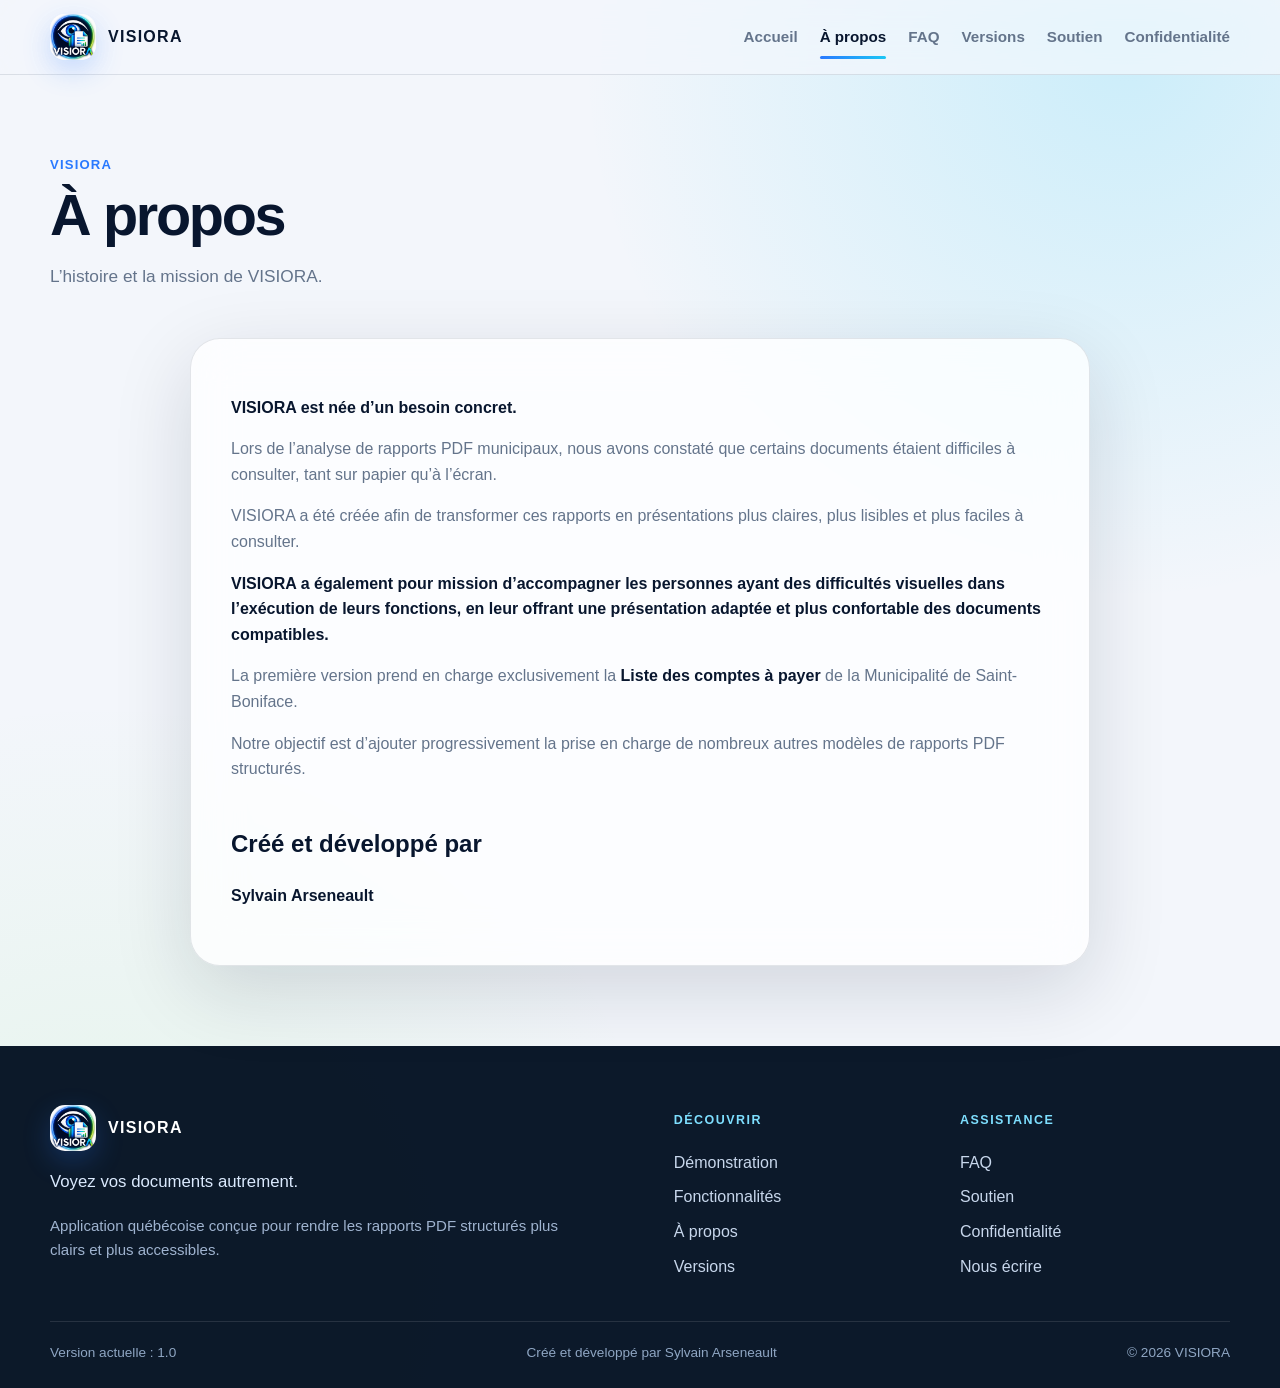
<file: about.html>
<!doctype html><html lang="fr-CA"><head>
<meta charset="utf-8"><meta name="viewport" content="width=device-width,initial-scale=1">
<meta name="description" content="L’histoire et la mission de VISIORA."><meta name="theme-color" content="#07162e">
<meta property="og:type" content="website"><meta property="og:locale" content="fr_CA">
<meta property="og:title" content="À propos — VISIORA"><meta property="og:description" content="L’histoire et la mission de VISIORA.">
<meta property="og:image" content="assets/images/visiora-interface.jpg">
<meta name="twitter:card" content="summary_large_image">
<title>À propos — VISIORA</title><link rel="stylesheet" href="assets/css/style.css">
<link rel="icon" href="assets/images/favicon-32.png" type="image/png"><link rel="apple-touch-icon" href="assets/images/apple-touch-icon.png">
<link rel="manifest" href="site.webmanifest"><script src="assets/js/main.js" defer></script></head><body>
<a class="skip-link" href="#contenu">Aller au contenu</a><header class="site-header">
  <div class="container nav">
    <a class="brand" href="index.html" aria-label="Accueil VISIORA">
      <img src="assets/images/visiora-icon.jpg" alt="" width="46" height="46">
      <span>VISIORA</span>
    </a>
    <button class="menu-toggle" type="button" aria-expanded="false" aria-controls="navigation-principale">
      <span class="sr-only">Ouvrir le menu</span><span></span><span></span><span></span>
    </button>
    <nav id="navigation-principale" class="nav-links" aria-label="Navigation principale">
      <a href="index.html">Accueil</a><a href="about.html" aria-current="page">À propos</a><a href="faq.html">FAQ</a>
      <a href="versions.html">Versions</a><a href="support.html">Soutien</a><a href="privacy.html">Confidentialité</a>
    </nav>
  </div>
</header><main id="contenu" class="container"><section class="page-hero reveal"><span class="kicker">VISIORA</span><h1>À propos</h1><p>L’histoire et la mission de VISIORA.</p></section><section class="prose glass reveal"><p><strong>VISIORA est née d’un besoin concret.</strong></p><p>Lors de l’analyse de rapports PDF municipaux, nous avons constaté que certains documents étaient difficiles à consulter, tant sur papier qu’à l’écran.</p><p>VISIORA a été créée afin de transformer ces rapports en présentations plus claires, plus lisibles et plus faciles à consulter.</p><p><strong>VISIORA a également pour mission d’accompagner les personnes ayant des difficultés visuelles dans l’exécution de leurs fonctions, en leur offrant une présentation adaptée et plus confortable des documents compatibles.</strong></p><p>La première version prend en charge exclusivement la <strong>Liste des comptes à payer</strong> de la Municipalité de Saint-Boniface.</p><p>Notre objectif est d’ajouter progressivement la prise en charge de nombreux autres modèles de rapports PDF structurés.</p><h2>Créé et développé par</h2><p><strong>Sylvain Arseneault</strong></p></section></main><footer class="site-footer">
  <div class="container footer-main">
    <div class="footer-brand-block">
      <a class="brand" href="index.html" aria-label="Accueil VISIORA">
        <img src="assets/images/visiora-icon.jpg" alt="" width="46" height="46">
        <span>VISIORA</span>
      </a>
      <p>Voyez vos documents autrement.</p>
      <p class="footer-meta">Application québécoise conçue pour rendre les rapports PDF structurés plus clairs et plus accessibles.</p>
    </div>
    <div class="footer-column">
      <h2>Découvrir</h2>
      <a href="index.html#demonstration">Démonstration</a>
      <a href="index.html#fonctions">Fonctionnalités</a>
      <a href="about.html" aria-current="page">À propos</a>
      <a href="versions.html">Versions</a>
    </div>
    <div class="footer-column">
      <h2>Assistance</h2>
      <a href="faq.html">FAQ</a>
      <a href="support.html">Soutien</a>
      <a href="privacy.html">Confidentialité</a>
      <a href="mailto:sylvain.arseneault@gmail.com">Nous écrire</a>
    </div>
  </div>
  <div class="container footer-bottom">
    <span>Version actuelle : 1.0</span>
    <span>Créé et développé par Sylvain Arseneault</span>
    <span>© 2026 VISIORA</span>
  </div>
</footer></body></html>
</file>
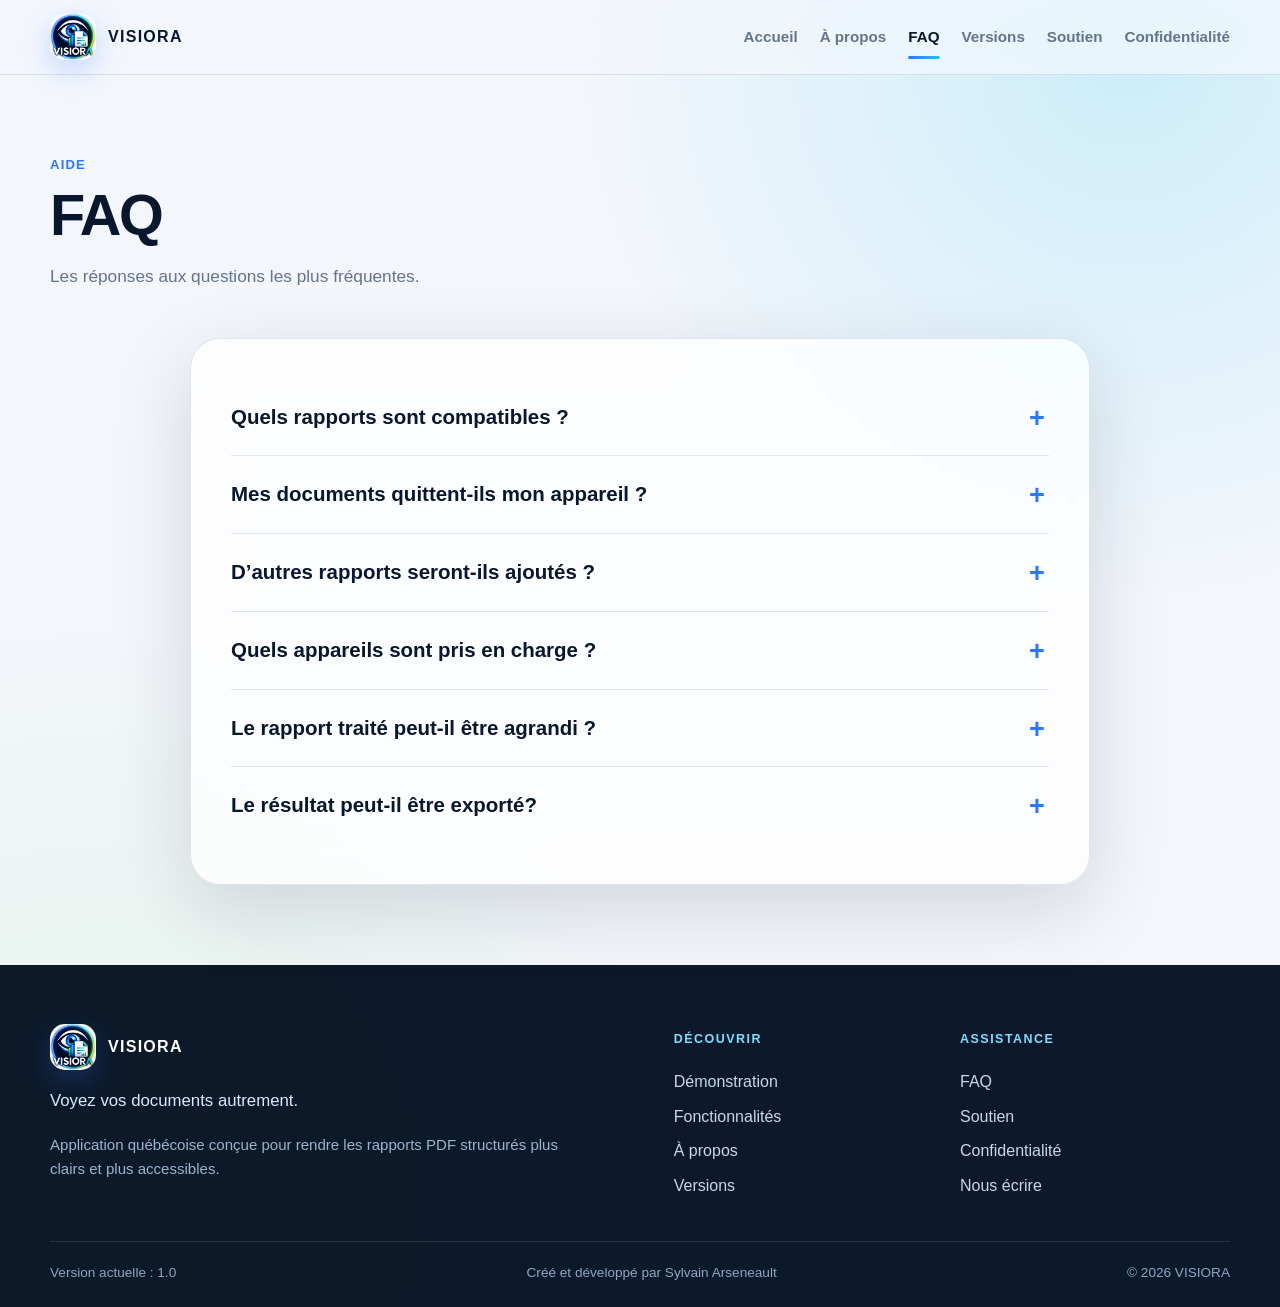
<file: faq.html>
<!doctype html><html lang="fr-CA"><head>
<meta charset="utf-8"><meta name="viewport" content="width=device-width,initial-scale=1">
<meta name="description" content="Réponses aux questions fréquentes sur VISIORA."><meta name="theme-color" content="#07162e">
<meta property="og:type" content="website"><meta property="og:locale" content="fr_CA">
<meta property="og:title" content="FAQ — VISIORA"><meta property="og:description" content="Réponses aux questions fréquentes sur VISIORA.">
<meta property="og:image" content="assets/images/visiora-interface.jpg">
<meta name="twitter:card" content="summary_large_image">
<title>FAQ — VISIORA</title><link rel="stylesheet" href="assets/css/style.css">
<link rel="icon" href="assets/images/favicon-32.png" type="image/png"><link rel="apple-touch-icon" href="assets/images/apple-touch-icon.png">
<link rel="manifest" href="site.webmanifest"><script src="assets/js/main.js" defer></script></head><body>
<a class="skip-link" href="#contenu">Aller au contenu</a><header class="site-header">
  <div class="container nav">
    <a class="brand" href="index.html" aria-label="Accueil VISIORA">
      <img src="assets/images/visiora-icon.jpg" alt="" width="46" height="46">
      <span>VISIORA</span>
    </a>
    <button class="menu-toggle" type="button" aria-expanded="false" aria-controls="navigation-principale">
      <span class="sr-only">Ouvrir le menu</span><span></span><span></span><span></span>
    </button>
    <nav id="navigation-principale" class="nav-links" aria-label="Navigation principale">
      <a href="index.html">Accueil</a><a href="about.html">À propos</a><a href="faq.html" aria-current="page">FAQ</a>
      <a href="versions.html">Versions</a><a href="support.html">Soutien</a><a href="privacy.html">Confidentialité</a>
    </nav>
  </div>
</header><main id="contenu" class="container"><section class="page-hero reveal"><span class="kicker">Aide</span><h1>FAQ</h1><p>Les réponses aux questions les plus fréquentes.</p></section><section class="prose glass reveal"><details class="faq-item"><summary>Quels rapports sont compatibles&nbsp;?</summary><div class="faq-answer"><p>La version actuelle prend uniquement en charge la Liste des comptes à payer de la Municipalité de Saint-Boniface.</p></div></details><details class="faq-item"><summary>Mes documents quittent-ils mon appareil&nbsp;?</summary><div class="faq-answer"><p>Non. Les traitements sont réalisés localement sur l’appareil.</p></div></details><details class="faq-item"><summary>D’autres rapports seront-ils ajoutés&nbsp;?</summary><div class="faq-answer"><p>Oui. La compatibilité pourra être étendue progressivement à d’autres modèles structurés.</p></div></details><details class="faq-item"><summary>Quels appareils sont pris en charge&nbsp;?</summary><div class="faq-answer"><p>VISIORA est conçue pour iPhone, iPad et Mac.</p></div></details><details class="faq-item"><summary>Le rapport traité peut-il être agrandi&nbsp;?</summary><div class="faq-answer"><p>Oui. La vue plein écran demeure zoomable afin de faciliter l’examen des détails.</p></div></details><details class="faq-item"><summary>Le résultat peut-il être exporté?</summary><div class="faq-answer"><p>Oui. Une fois le rapport traité, le résultat final peut être exporté en fichier PDF ou Excel.</p></div></details></section></main><footer class="site-footer">
  <div class="container footer-main">
    <div class="footer-brand-block">
      <a class="brand" href="index.html" aria-label="Accueil VISIORA">
        <img src="assets/images/visiora-icon.jpg" alt="" width="46" height="46">
        <span>VISIORA</span>
      </a>
      <p>Voyez vos documents autrement.</p>
      <p class="footer-meta">Application québécoise conçue pour rendre les rapports PDF structurés plus clairs et plus accessibles.</p>
    </div>
    <div class="footer-column">
      <h2>Découvrir</h2>
      <a href="index.html#demonstration">Démonstration</a>
      <a href="index.html#fonctions">Fonctionnalités</a>
      <a href="about.html">À propos</a>
      <a href="versions.html">Versions</a>
    </div>
    <div class="footer-column">
      <h2>Assistance</h2>
      <a href="faq.html" aria-current="page">FAQ</a>
      <a href="support.html">Soutien</a>
      <a href="privacy.html">Confidentialité</a>
      <a href="mailto:sylvain.arseneault@gmail.com">Nous écrire</a>
    </div>
  </div>
  <div class="container footer-bottom">
    <span>Version actuelle : 1.0</span>
    <span>Créé et développé par Sylvain Arseneault</span>
    <span>© 2026 VISIORA</span>
  </div>
</footer></body></html>
</file>
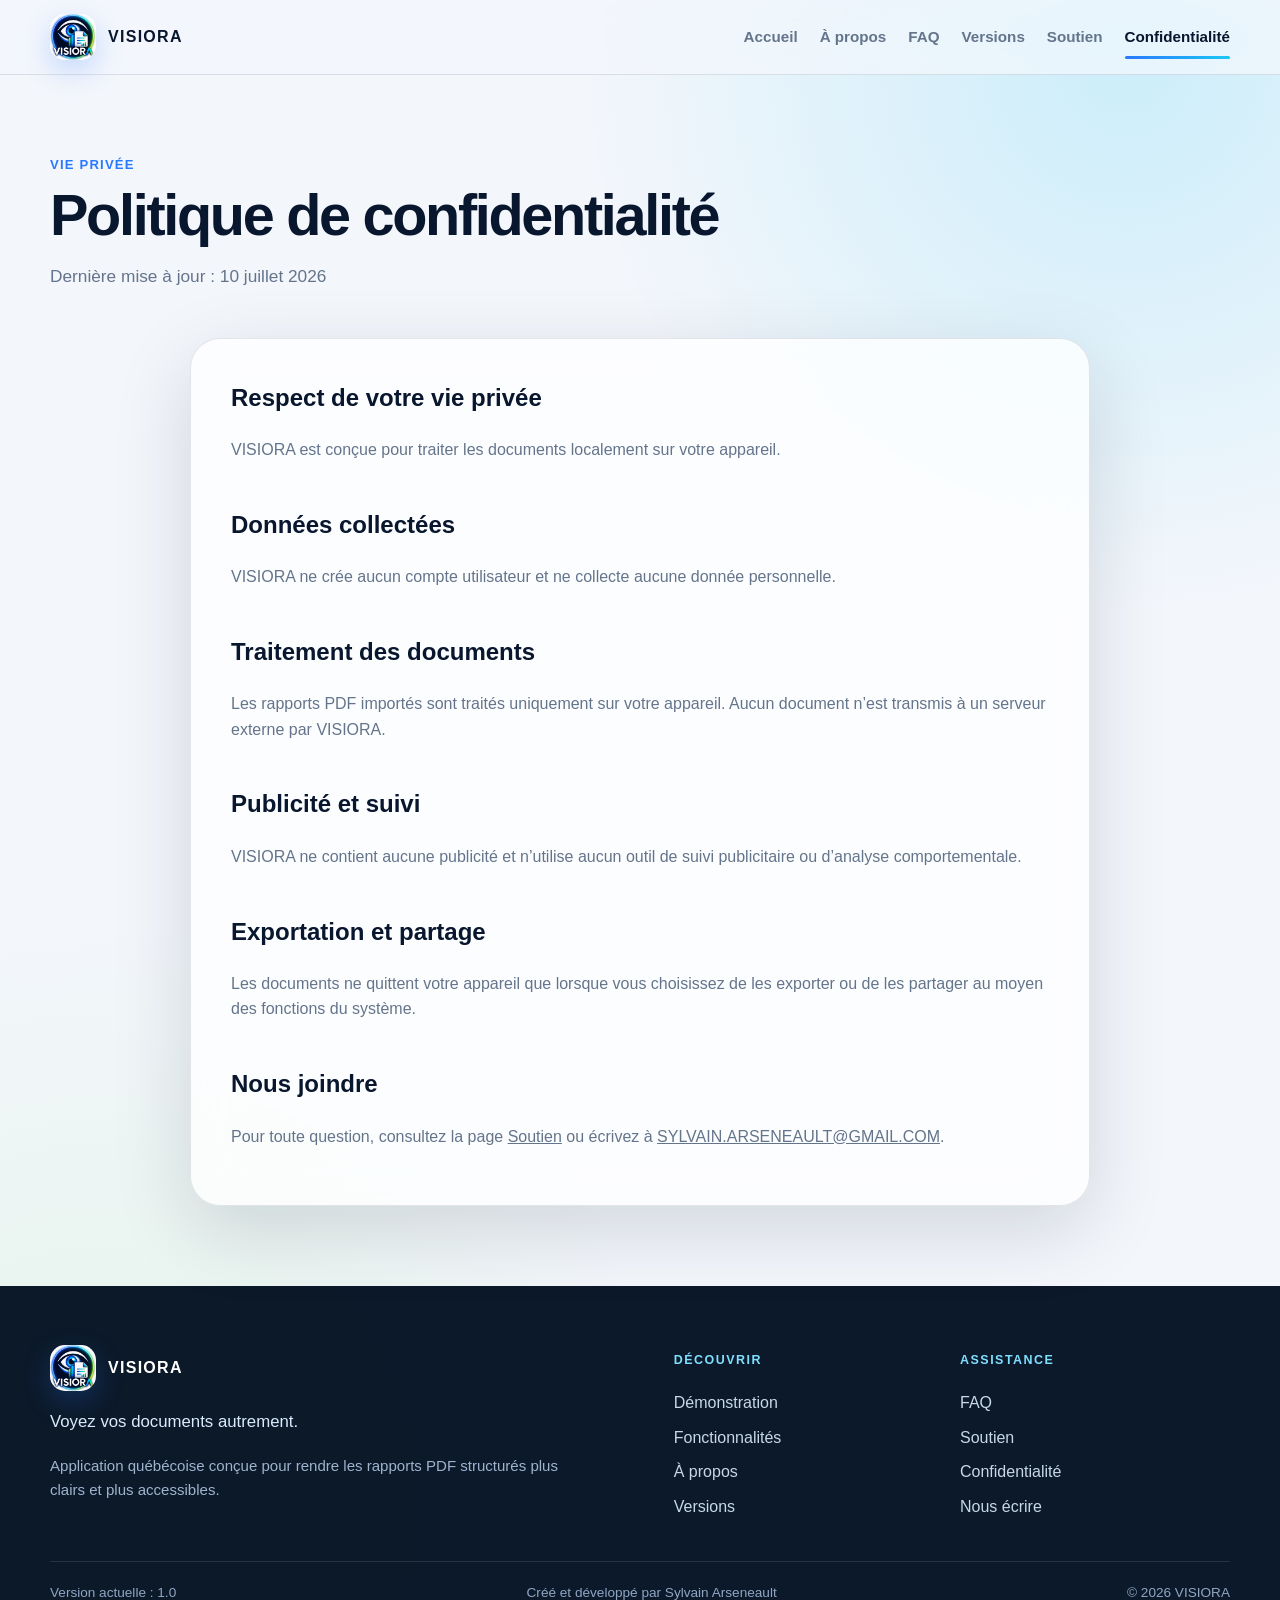
<file: privacy.html>
<!doctype html><html lang="fr-CA"><head>
<meta charset="utf-8"><meta name="viewport" content="width=device-width,initial-scale=1">
<meta name="description" content="Politique de confidentialité de VISIORA."><meta name="theme-color" content="#07162e">
<meta property="og:type" content="website"><meta property="og:locale" content="fr_CA">
<meta property="og:title" content="Confidentialité — VISIORA"><meta property="og:description" content="Politique de confidentialité de VISIORA.">
<meta property="og:image" content="assets/images/visiora-interface.jpg">
<meta name="twitter:card" content="summary_large_image">
<title>Confidentialité — VISIORA</title><link rel="stylesheet" href="assets/css/style.css">
<link rel="icon" href="assets/images/favicon-32.png" type="image/png"><link rel="apple-touch-icon" href="assets/images/apple-touch-icon.png">
<link rel="manifest" href="site.webmanifest"><script src="assets/js/main.js" defer></script></head><body>
<a class="skip-link" href="#contenu">Aller au contenu</a><header class="site-header">
  <div class="container nav">
    <a class="brand" href="index.html" aria-label="Accueil VISIORA">
      <img src="assets/images/visiora-icon.jpg" alt="" width="46" height="46">
      <span>VISIORA</span>
    </a>
    <button class="menu-toggle" type="button" aria-expanded="false" aria-controls="navigation-principale">
      <span class="sr-only">Ouvrir le menu</span><span></span><span></span><span></span>
    </button>
    <nav id="navigation-principale" class="nav-links" aria-label="Navigation principale">
      <a href="index.html">Accueil</a><a href="about.html">À propos</a><a href="faq.html">FAQ</a>
      <a href="versions.html">Versions</a><a href="support.html">Soutien</a><a href="privacy.html" aria-current="page">Confidentialité</a>
    </nav>
  </div>
</header><main id="contenu" class="container"><section class="page-hero reveal"><span class="kicker">Vie privée</span><h1>Politique de confidentialité</h1><p>Dernière mise à jour : 10 juillet 2026</p></section><section class="prose glass reveal"><h2>Respect de votre vie privée</h2><p>VISIORA est conçue pour traiter les documents localement sur votre appareil.</p><h2>Données collectées</h2><p>VISIORA ne crée aucun compte utilisateur et ne collecte aucune donnée personnelle.</p><h2>Traitement des documents</h2><p>Les rapports PDF importés sont traités uniquement sur votre appareil. Aucun document n’est transmis à un serveur externe par VISIORA.</p><h2>Publicité et suivi</h2><p>VISIORA ne contient aucune publicité et n’utilise aucun outil de suivi publicitaire ou d’analyse comportementale.</p><h2>Exportation et partage</h2><p>Les documents ne quittent votre appareil que lorsque vous choisissez de les exporter ou de les partager au moyen des fonctions du système.</p><h2>Nous joindre</h2><p>Pour toute question, consultez la page <a href="support.html">Soutien</a> ou écrivez à <a href="mailto:sylvain.arseneault@gmail.com">SYLVAIN.ARSENEAULT@GMAIL.COM</a>.</p></section></main><footer class="site-footer">
  <div class="container footer-main">
    <div class="footer-brand-block">
      <a class="brand" href="index.html" aria-label="Accueil VISIORA">
        <img src="assets/images/visiora-icon.jpg" alt="" width="46" height="46">
        <span>VISIORA</span>
      </a>
      <p>Voyez vos documents autrement.</p>
      <p class="footer-meta">Application québécoise conçue pour rendre les rapports PDF structurés plus clairs et plus accessibles.</p>
    </div>
    <div class="footer-column">
      <h2>Découvrir</h2>
      <a href="index.html#demonstration">Démonstration</a>
      <a href="index.html#fonctions">Fonctionnalités</a>
      <a href="about.html">À propos</a>
      <a href="versions.html">Versions</a>
    </div>
    <div class="footer-column">
      <h2>Assistance</h2>
      <a href="faq.html">FAQ</a>
      <a href="support.html">Soutien</a>
      <a href="privacy.html" aria-current="page">Confidentialité</a>
      <a href="mailto:sylvain.arseneault@gmail.com">Nous écrire</a>
    </div>
  </div>
  <div class="container footer-bottom">
    <span>Version actuelle : 1.0</span>
    <span>Créé et développé par Sylvain Arseneault</span>
    <span>© 2026 VISIORA</span>
  </div>
</footer></body></html>
</file>
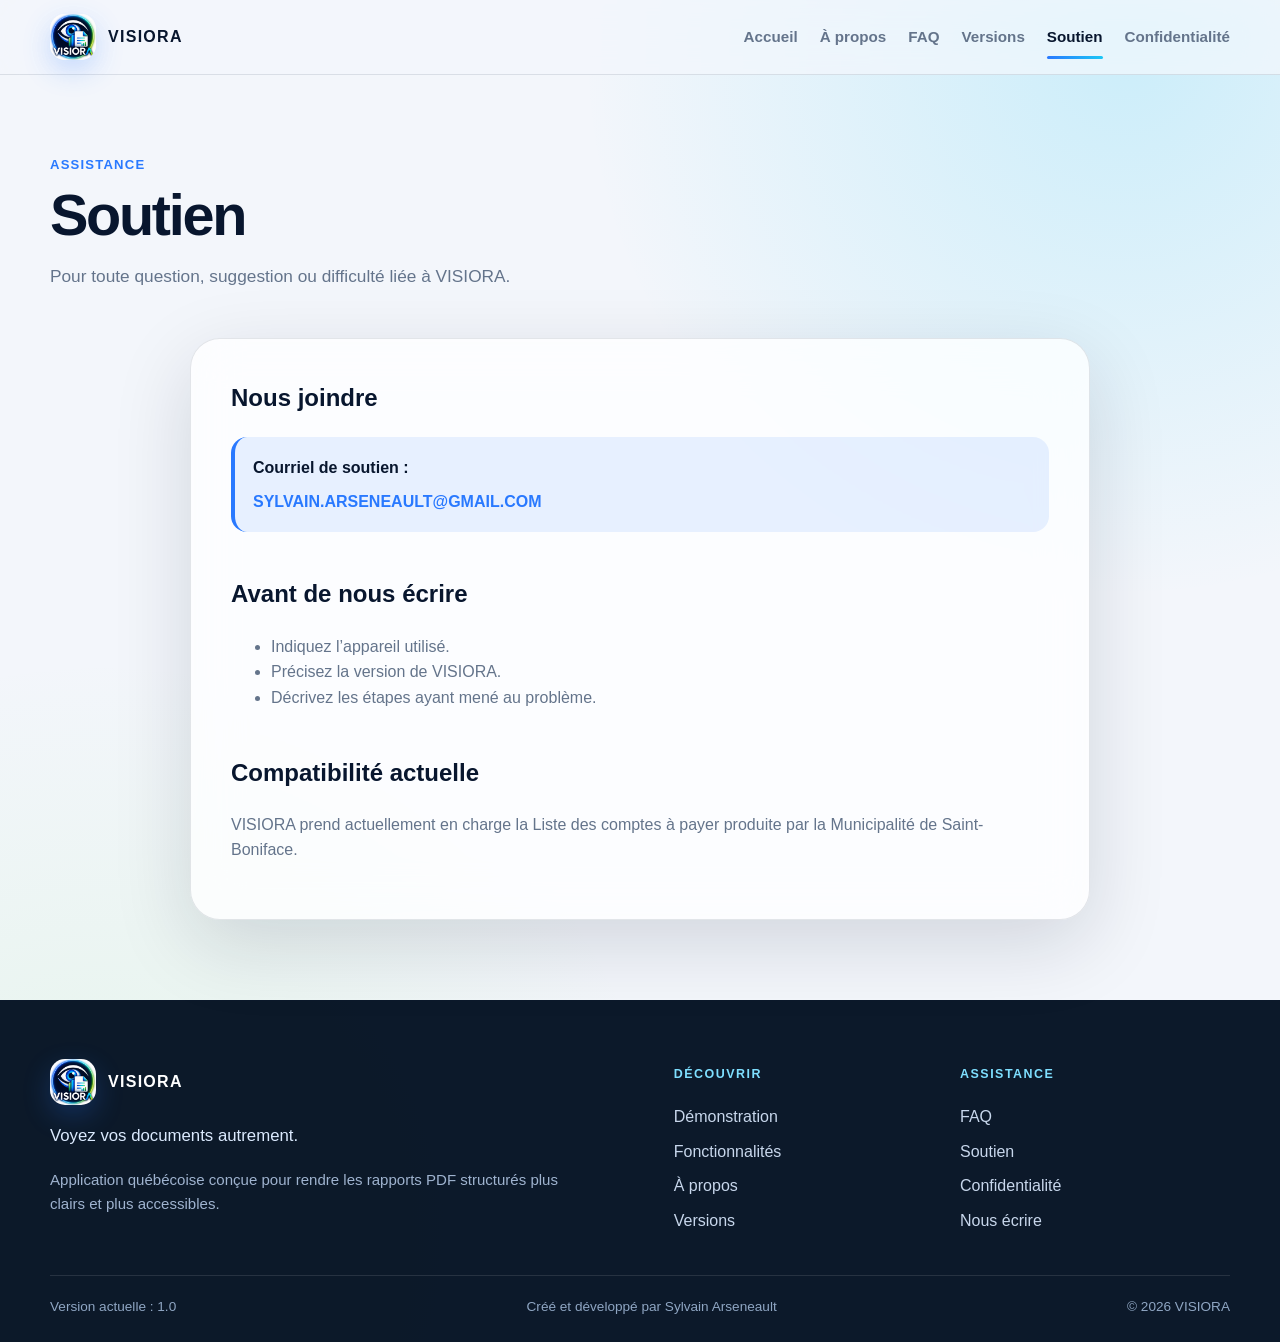
<file: support.html>
<!doctype html><html lang="fr-CA"><head>
<meta charset="utf-8"><meta name="viewport" content="width=device-width,initial-scale=1">
<meta name="description" content="Soutien et conseils d’utilisation pour VISIORA."><meta name="theme-color" content="#07162e">
<meta property="og:type" content="website"><meta property="og:locale" content="fr_CA">
<meta property="og:title" content="Soutien — VISIORA"><meta property="og:description" content="Soutien et conseils d’utilisation pour VISIORA.">
<meta property="og:image" content="assets/images/visiora-interface.jpg">
<meta name="twitter:card" content="summary_large_image">
<title>Soutien — VISIORA</title><link rel="stylesheet" href="assets/css/style.css">
<link rel="icon" href="assets/images/favicon-32.png" type="image/png"><link rel="apple-touch-icon" href="assets/images/apple-touch-icon.png">
<link rel="manifest" href="site.webmanifest"><script src="assets/js/main.js" defer></script></head><body>
<a class="skip-link" href="#contenu">Aller au contenu</a><header class="site-header">
  <div class="container nav">
    <a class="brand" href="index.html" aria-label="Accueil VISIORA">
      <img src="assets/images/visiora-icon.jpg" alt="" width="46" height="46">
      <span>VISIORA</span>
    </a>
    <button class="menu-toggle" type="button" aria-expanded="false" aria-controls="navigation-principale">
      <span class="sr-only">Ouvrir le menu</span><span></span><span></span><span></span>
    </button>
    <nav id="navigation-principale" class="nav-links" aria-label="Navigation principale">
      <a href="index.html">Accueil</a><a href="about.html">À propos</a><a href="faq.html">FAQ</a>
      <a href="versions.html">Versions</a><a href="support.html" aria-current="page">Soutien</a><a href="privacy.html">Confidentialité</a>
    </nav>
  </div>
</header><main id="contenu" class="container"><section class="page-hero reveal"><span class="kicker">Assistance</span><h1>Soutien</h1><p>Pour toute question, suggestion ou difficulté liée à VISIORA.</p></section><section class="prose glass reveal"><h2>Nous joindre</h2><p class="note"><strong>Courriel de soutien :</strong><br><a class="email-link" href="mailto:sylvain.arseneault@gmail.com">SYLVAIN.ARSENEAULT@GMAIL.COM</a></p><h2>Avant de nous écrire</h2><ul><li>Indiquez l’appareil utilisé.</li><li>Précisez la version de VISIORA.</li><li>Décrivez les étapes ayant mené au problème.</li></ul><h2>Compatibilité actuelle</h2><p>VISIORA prend actuellement en charge la Liste des comptes à payer produite par la Municipalité de Saint-Boniface.</p></section></main><footer class="site-footer">
  <div class="container footer-main">
    <div class="footer-brand-block">
      <a class="brand" href="index.html" aria-label="Accueil VISIORA">
        <img src="assets/images/visiora-icon.jpg" alt="" width="46" height="46">
        <span>VISIORA</span>
      </a>
      <p>Voyez vos documents autrement.</p>
      <p class="footer-meta">Application québécoise conçue pour rendre les rapports PDF structurés plus clairs et plus accessibles.</p>
    </div>
    <div class="footer-column">
      <h2>Découvrir</h2>
      <a href="index.html#demonstration">Démonstration</a>
      <a href="index.html#fonctions">Fonctionnalités</a>
      <a href="about.html">À propos</a>
      <a href="versions.html">Versions</a>
    </div>
    <div class="footer-column">
      <h2>Assistance</h2>
      <a href="faq.html">FAQ</a>
      <a href="support.html" aria-current="page">Soutien</a>
      <a href="privacy.html">Confidentialité</a>
      <a href="mailto:sylvain.arseneault@gmail.com">Nous écrire</a>
    </div>
  </div>
  <div class="container footer-bottom">
    <span>Version actuelle : 1.0</span>
    <span>Créé et développé par Sylvain Arseneault</span>
    <span>© 2026 VISIORA</span>
  </div>
</footer></body></html>
</file>
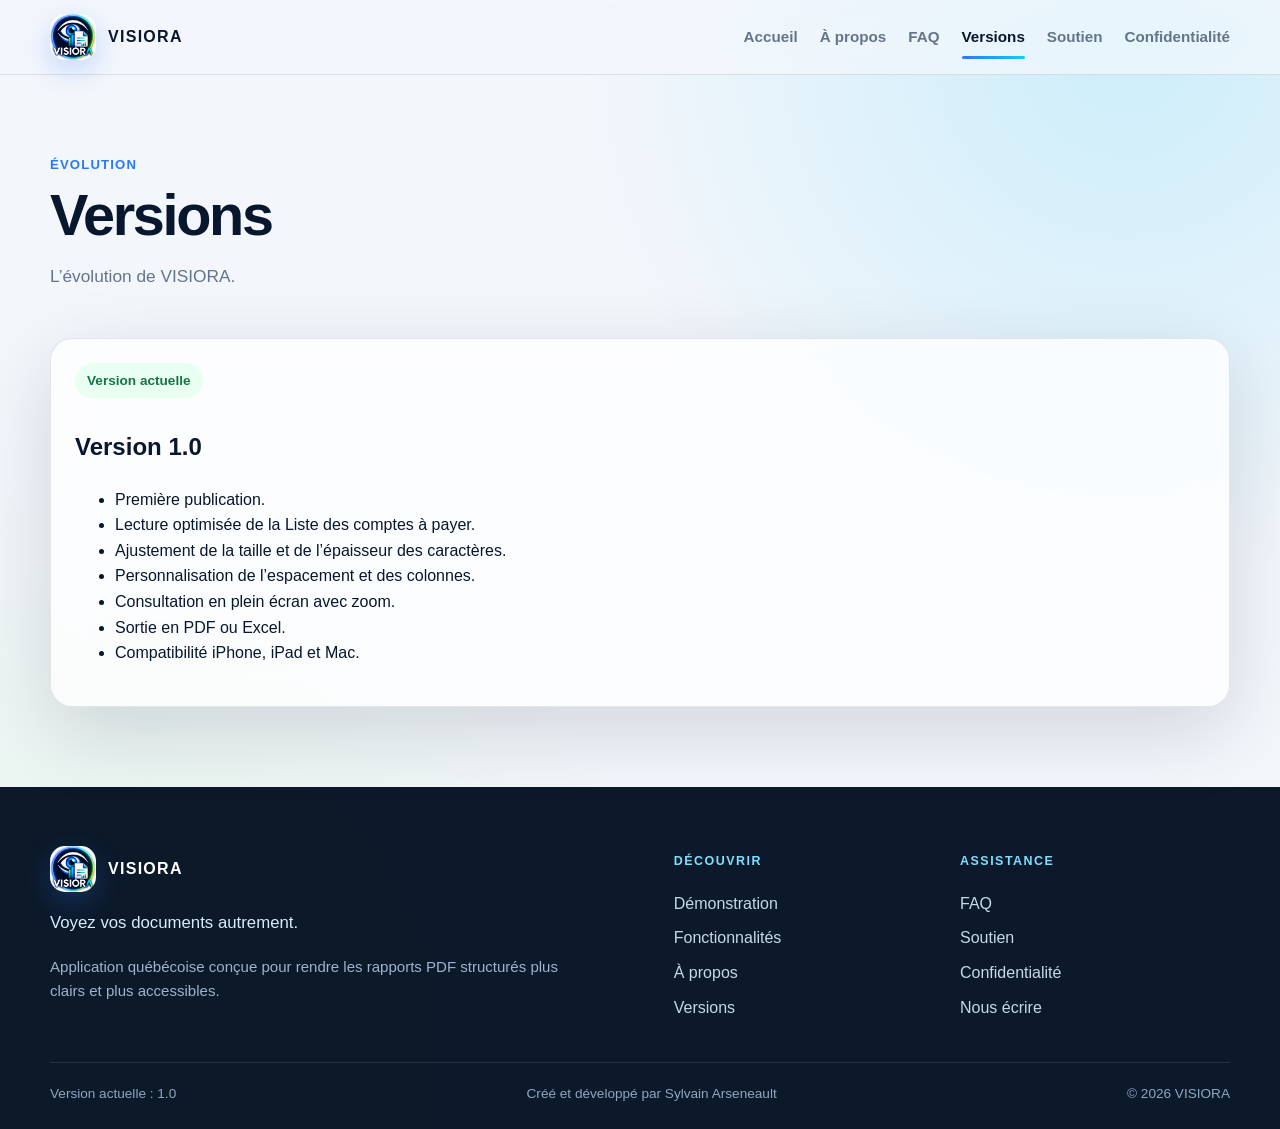
<file: versions.html>
<!doctype html><html lang="fr-CA"><head>
<meta charset="utf-8"><meta name="viewport" content="width=device-width,initial-scale=1">
<meta name="description" content="Historique des versions de VISIORA."><meta name="theme-color" content="#07162e">
<meta property="og:type" content="website"><meta property="og:locale" content="fr_CA">
<meta property="og:title" content="Versions — VISIORA"><meta property="og:description" content="Historique des versions de VISIORA.">
<meta property="og:image" content="assets/images/visiora-interface.jpg">
<meta name="twitter:card" content="summary_large_image">
<title>Versions — VISIORA</title><link rel="stylesheet" href="assets/css/style.css">
<link rel="icon" href="assets/images/favicon-32.png" type="image/png"><link rel="apple-touch-icon" href="assets/images/apple-touch-icon.png">
<link rel="manifest" href="site.webmanifest"><script src="assets/js/main.js" defer></script></head><body>
<a class="skip-link" href="#contenu">Aller au contenu</a><header class="site-header">
  <div class="container nav">
    <a class="brand" href="index.html" aria-label="Accueil VISIORA">
      <img src="assets/images/visiora-icon.jpg" alt="" width="46" height="46">
      <span>VISIORA</span>
    </a>
    <button class="menu-toggle" type="button" aria-expanded="false" aria-controls="navigation-principale">
      <span class="sr-only">Ouvrir le menu</span><span></span><span></span><span></span>
    </button>
    <nav id="navigation-principale" class="nav-links" aria-label="Navigation principale">
      <a href="index.html">Accueil</a><a href="about.html">À propos</a><a href="faq.html">FAQ</a>
      <a href="versions.html" aria-current="page">Versions</a><a href="support.html">Soutien</a><a href="privacy.html">Confidentialité</a>
    </nav>
  </div>
</header><main id="contenu" class="container"><section class="page-hero reveal"><span class="kicker">Évolution</span><h1>Versions</h1><p>L’évolution de VISIORA.</p></section><section class="timeline"><article class="timeline-item glass reveal"><span class="status ok">Version actuelle</span><h2>Version 1.0</h2><ul><li>Première publication.</li><li>Lecture optimisée de la Liste des comptes à payer.</li><li>Ajustement de la taille et de l’épaisseur des caractères.</li><li>Personnalisation de l’espacement et des colonnes.</li><li>Consultation en plein écran avec zoom.</li><li>Sortie en PDF ou Excel.</li><li>Compatibilité iPhone, iPad et Mac.</li></ul></article></section></main><footer class="site-footer">
  <div class="container footer-main">
    <div class="footer-brand-block">
      <a class="brand" href="index.html" aria-label="Accueil VISIORA">
        <img src="assets/images/visiora-icon.jpg" alt="" width="46" height="46">
        <span>VISIORA</span>
      </a>
      <p>Voyez vos documents autrement.</p>
      <p class="footer-meta">Application québécoise conçue pour rendre les rapports PDF structurés plus clairs et plus accessibles.</p>
    </div>
    <div class="footer-column">
      <h2>Découvrir</h2>
      <a href="index.html#demonstration">Démonstration</a>
      <a href="index.html#fonctions">Fonctionnalités</a>
      <a href="about.html">À propos</a>
      <a href="versions.html" aria-current="page">Versions</a>
    </div>
    <div class="footer-column">
      <h2>Assistance</h2>
      <a href="faq.html">FAQ</a>
      <a href="support.html">Soutien</a>
      <a href="privacy.html">Confidentialité</a>
      <a href="mailto:sylvain.arseneault@gmail.com">Nous écrire</a>
    </div>
  </div>
  <div class="container footer-bottom">
    <span>Version actuelle : 1.0</span>
    <span>Créé et développé par Sylvain Arseneault</span>
    <span>© 2026 VISIORA</span>
  </div>
</footer></body></html>
</file>
<file: assets/css/style.css>
:root{--bg:#f3f6fb;--bg-elevated:rgba(255,255,255,.78);--text:#08162e;--muted:#64748b;--line:rgba(10,28,56,.11);--blue:#2979ff;--cyan:#1bc7f5;--green:#78e66d;--navy:#041022;--navy2:#0a2550;--shadow:0 24px 80px rgba(6,20,45,.14);--radius-xl:36px;--radius-lg:26px;--radius-md:18px}
@media(prefers-color-scheme:dark){:root{--bg:#06101f;--bg-elevated:rgba(16,30,54,.72);--text:#eff6ff;--muted:#9eb0c8;--line:rgba(255,255,255,.10);--shadow:0 28px 90px rgba(0,0,0,.30)}}
*{box-sizing:border-box}html{scroll-behavior:smooth}body{margin:0;font-family:-apple-system,BlinkMacSystemFont,"SF Pro Display","SF Pro Text","Segoe UI",sans-serif;color:var(--text);background:radial-gradient(circle at 88% 4%,rgba(27,199,245,.18),transparent 34rem),radial-gradient(circle at 8% 92%,rgba(120,230,109,.12),transparent 36rem),var(--bg);line-height:1.6;overflow-x:hidden}img{max-width:100%;display:block}a{color:inherit}.container{width:min(1180px,calc(100% - 40px));margin:0 auto}.sr-only{position:absolute;width:1px;height:1px;padding:0;margin:-1px;overflow:hidden;clip:rect(0,0,0,0);white-space:nowrap;border:0}.skip-link{position:absolute;left:12px;top:-80px;z-index:1000;background:#fff;color:#000;padding:10px 14px;border-radius:10px}.skip-link:focus{top:12px}
.site-header{position:sticky;top:0;z-index:50;border-bottom:1px solid var(--line);background:color-mix(in srgb,var(--bg) 76%,transparent);backdrop-filter:blur(24px) saturate(160%);-webkit-backdrop-filter:blur(24px) saturate(160%)}.nav{min-height:74px;display:flex;align-items:center;justify-content:space-between;gap:22px}.brand{display:flex;align-items:center;gap:12px;text-decoration:none;font-weight:900;letter-spacing:.08em}.brand img{width:46px;height:46px;object-fit:cover;border-radius:15px;box-shadow:0 10px 28px rgba(41,121,255,.24)}.nav-links{display:flex;align-items:center;gap:22px}.nav-links a{text-decoration:none;color:var(--muted);font-weight:700;font-size:.95rem}.nav-links a:hover,.nav-links a:focus-visible{color:var(--text)}.menu-toggle{display:none;border:1px solid var(--line);background:var(--bg-elevated);border-radius:14px;width:46px;height:42px;padding:10px;cursor:pointer}.menu-toggle span:not(.sr-only){display:block;height:2px;background:var(--text);margin:5px 0;border-radius:2px}
.glass{background:var(--bg-elevated);border:1px solid var(--line);box-shadow:var(--shadow);backdrop-filter:blur(24px) saturate(150%);-webkit-backdrop-filter:blur(24px) saturate(150%)}.hero{padding:52px 0 70px}.hero-grid{display:grid;grid-template-columns:1.1fr .9fr;gap:28px;align-items:stretch}.hero-visual{min-height:650px;overflow:hidden;border-radius:var(--radius-xl);background:radial-gradient(circle at center,rgba(25,120,255,.14),transparent 60%),#020b18;position:relative;display:flex;align-items:center;justify-content:center;padding:34px;box-shadow:0 38px 110px rgba(3,14,34,.34)}.hero-visual img{width:100%;height:100%;max-width:92%;max-height:92%;object-fit:contain;border-radius:24px}.hero-content{border-radius:var(--radius-xl);padding:50px;display:flex;flex-direction:column;justify-content:center}.eyebrow,.kicker{display:inline-flex;align-self:flex-start;font-weight:850}.eyebrow{padding:8px 13px;border-radius:999px;color:#0d6c68;background:rgba(120,230,109,.18)}.kicker{color:var(--blue);text-transform:uppercase;letter-spacing:.09em;font-size:.82rem;margin-bottom:10px}h1{font-size:clamp(2.8rem,6vw,5.7rem);line-height:.92;letter-spacing:-.055em;margin:24px 0 18px}.gradient-text{background:linear-gradient(90deg,var(--blue),var(--cyan),var(--green));-webkit-background-clip:text;background-clip:text;color:transparent}.lead{font-size:1.22rem;color:var(--muted);margin:0 0 28px}.actions{display:flex;flex-wrap:wrap;gap:12px}.button{display:inline-flex;align-items:center;justify-content:center;min-height:48px;padding:0 19px;border-radius:999px;text-decoration:none;font-weight:850}.button.primary{color:#fff;background:linear-gradient(135deg,var(--blue),#245eff);box-shadow:0 12px 30px rgba(41,121,255,.30)}.button.secondary{border:1px solid var(--line);background:var(--bg-elevated)}.button:not(.disabled):hover{transform:translateY(-2px)}.button{transition:transform .2s ease}.button.disabled{opacity:.74;cursor:default}.platforms{margin-top:28px;display:flex;gap:14px;flex-wrap:wrap;color:var(--muted);font-weight:750}
.trust-strip{padding:0 0 42px}.trust-grid{display:grid;grid-template-columns:repeat(3,1fr);gap:14px}.trust-grid>div{padding:18px 22px;border:1px solid var(--line);border-radius:20px;background:var(--bg-elevated)}.trust-grid strong,.trust-grid span{display:block}.trust-grid span{color:var(--muted);font-size:.92rem;margin-top:3px}.section{padding:64px 0}.section-head{max-width:820px;margin-bottom:34px}.section h2,.page-hero h1{font-size:clamp(2.2rem,4.8vw,3.6rem);line-height:1.05;letter-spacing:-.04em;margin:0 0 12px}.section-head p,.page-hero p{color:var(--muted);font-size:1.08rem}.cards{display:grid;grid-template-columns:repeat(3,1fr);gap:20px}.card{border-radius:var(--radius-lg);padding:28px}.card h3{font-size:1.25rem;margin:0 0 8px}.card p{margin:0;color:var(--muted)}.card-icon{width:54px;height:54px;border-radius:17px;display:grid;place-items:center;margin-bottom:20px;color:white;font-size:1.35rem;font-weight:900;background:linear-gradient(145deg,var(--blue),var(--cyan),var(--green));box-shadow:0 12px 30px rgba(41,121,255,.24)}.compat-grid{display:grid;grid-template-columns:1fr 1fr;gap:22px}.status{display:inline-flex;padding:7px 12px;border-radius:999px;font-size:.85rem;font-weight:850;margin-bottom:10px}.status.ok{background:#e8fff1;color:#147447}.status.soon{background:#fff4e6;color:#9a5108}.mission{border-radius:var(--radius-xl);padding:54px;color:#fff;background:radial-gradient(circle at top right,rgba(27,199,245,.24),transparent 28rem),linear-gradient(145deg,var(--navy),var(--navy2));box-shadow:0 32px 90px rgba(4,16,34,.28)}.mission p{color:#dbeafe;max-width:820px;font-size:1.12rem}
.demo-section{padding-top:90px}.showcase{display:grid;grid-template-columns:.72fr 1.65fr;gap:32px;align-items:center;margin:28px 0 68px}.showcase-main{margin-top:0}.showcase-copy{padding:16px 4px}.showcase-copy h3{font-size:clamp(1.8rem,3.4vw,3rem);line-height:1.08;letter-spacing:-.035em;margin:12px 0}.showcase-copy p{color:var(--muted);font-size:1.06rem}.showcase-copy.compact h3{font-size:2rem}.step{display:inline-grid;place-items:center;width:46px;height:46px;border-radius:15px;color:#fff;font-weight:900;background:linear-gradient(145deg,var(--blue),var(--cyan));box-shadow:0 10px 26px rgba(41,121,255,.24)}.media-card{margin:0;padding:14px;border-radius:30px;background:var(--bg-elevated);border:1px solid var(--line);box-shadow:var(--shadow);overflow:hidden}.media-card img{width:100%;height:auto;border-radius:20px}.media-card img,.card,.showcase{transition:transform .35s ease,box-shadow .35s ease}.media-card:hover img{transform:scale(1.008)}.before-after{display:grid;grid-template-columns:.82fr 1.18fr;gap:28px;align-items:start;margin-bottom:70px}.comparison-card{display:flex;flex-direction:column;gap:14px}.comparison-card .media-card{height:100%}.portrait{max-width:610px;margin-inline:auto}.zoom-showcase{grid-template-columns:.78fr 1.55fr}.cta-section{padding-top:30px}.cta{border-radius:var(--radius-xl);padding:38px 42px;display:flex;align-items:center;justify-content:space-between;gap:24px}.cta h2{font-size:clamp(2rem,4vw,3.2rem)}.cta p{color:var(--muted)}
.page-hero{padding:76px 0 30px}.prose{max-width:900px;margin:0 auto;border-radius:30px;padding:40px}.prose h2{margin-top:1.8em}.prose h2:first-child{margin-top:0}.prose p,.prose li{color:var(--muted)}.prose strong{color:var(--text)}.note{padding:18px;border-radius:16px;background:color-mix(in srgb,var(--blue) 10%,transparent);border-left:4px solid var(--blue)}.faq-item{border-top:1px solid var(--line);padding:22px 0}.faq-item:first-child{border-top:0}.timeline{display:grid;gap:18px}.timeline-item{border-radius:22px;padding:24px}footer{margin-top:70px;padding:34px 0;border-top:1px solid var(--line);color:var(--muted)}.footer-row{display:flex;align-items:center;justify-content:space-between;gap:20px}.footer-links{display:flex;gap:18px}.footer-links a{text-decoration:none}.reveal{opacity:0;transform:translateY(20px);transition:opacity .8s ease,transform .8s ease}.reveal.visible{opacity:1;transform:none}@media(prefers-reduced-motion:reduce){html{scroll-behavior:auto}.reveal{opacity:1;transform:none;transition:none}.media-card img,.button{transition:none}}
@media(max-width:920px){.hero-grid,.showcase,.zoom-showcase{grid-template-columns:1fr}.hero-visual{min-height:500px;padding:26px}.cards{grid-template-columns:1fr}.before-after{grid-template-columns:1fr}.portrait{max-width:760px}.trust-grid{grid-template-columns:1fr}.cta{align-items:flex-start;flex-direction:column}.menu-toggle{display:block}.nav{position:relative}.nav-links{display:none;position:absolute;top:66px;right:0;left:0;padding:16px;border:1px solid var(--line);border-radius:20px;background:var(--bg);box-shadow:var(--shadow);flex-direction:column;align-items:stretch;gap:2px}.nav-links.open{display:flex}.nav-links a{padding:10px 12px;border-radius:12px}.nav-links a:hover{background:var(--bg-elevated)}}
@media(max-width:720px){.container{width:min(100% - 24px,1180px)}.nav{padding:13px 0}.hero{padding-top:26px}.hero-visual{min-height:350px;border-radius:26px;padding:18px}.hero-content{padding:30px;border-radius:26px}.compat-grid{grid-template-columns:1fr}.mission{padding:32px 24px}.prose{padding:26px}.footer-row{flex-direction:column;align-items:flex-start}.showcase{margin-bottom:48px}.media-card{padding:8px;border-radius:22px}.media-card img{border-radius:15px}}
@media(min-width:1400px){.hero-grid{grid-template-columns:minmax(0,1.08fr) minmax(0,.92fr);column-gap:72px}.hero-content{transform:translateX(22px);padding-left:58px;padding-right:42px}.hero-content h1{font-size:clamp(2.9rem,4.6vw,5.15rem);max-width:10ch}}@media(min-width:1750px){.hero-grid{column-gap:92px}.hero-content{transform:translateX(30px)}}

.export-note{margin-top:16px;padding:14px 16px;border-radius:16px;background:color-mix(in srgb,var(--green) 14%,transparent);border:1px solid color-mix(in srgb,var(--green) 34%,var(--line));color:var(--text)!important}
.email-link{display:inline-block;margin-top:8px;font-weight:850;color:var(--blue);text-decoration:none;overflow-wrap:anywhere}
.email-link:hover,.email-link:focus-visible{text-decoration:underline}


/* VISIORA V5 — finition commerciale */
.nav-links a[aria-current="page"]{color:var(--text);position:relative}
.nav-links a[aria-current="page"]::after{content:"";position:absolute;left:0;right:0;bottom:-10px;height:3px;border-radius:99px;background:linear-gradient(90deg,var(--blue),var(--cyan))}
.card-icon svg,.workflow-grid svg{width:28px;height:28px;fill:none;stroke:currentColor;stroke-width:1.8;stroke-linecap:round;stroke-linejoin:round}
.workflow-section{padding-top:20px}.workflow-grid{display:grid;grid-template-columns:1fr auto 1fr auto 1fr auto 1fr;align-items:center;gap:16px}.workflow-grid article{position:relative;padding:28px 22px;border-radius:24px;background:var(--bg-elevated);border:1px solid var(--line);text-align:center;min-height:220px;box-shadow:0 18px 55px rgba(6,20,45,.08)}.workflow-grid svg{width:42px;height:42px;color:var(--blue);margin:22px auto 10px}.workflow-grid h3{margin:4px 0 8px}.workflow-grid p{margin:0;color:var(--muted);font-size:.94rem}.workflow-number{position:absolute;top:14px;left:14px;display:grid;place-items:center;width:31px;height:31px;border-radius:10px;color:#fff;font-weight:900;background:linear-gradient(145deg,var(--blue),var(--cyan))}.workflow-arrow{font-size:2rem;color:var(--blue);font-weight:900}
.media-zoomable{position:relative;cursor:zoom-in}.zoom-hint{position:absolute;right:24px;bottom:24px;padding:9px 13px;border-radius:999px;background:rgba(4,16,34,.82);color:#fff;font-size:.83rem;font-weight:800;box-shadow:0 10px 24px rgba(0,0,0,.22);backdrop-filter:blur(12px)}.zoom-hint span{font-size:1.1rem;margin-right:4px}
.lightbox[hidden]{display:none}.lightbox{position:fixed;inset:0;z-index:2000;display:grid;place-items:center;padding:70px 24px 40px;background:rgba(1,7,18,.92);backdrop-filter:blur(12px)}.lightbox img{max-width:min(96vw,1800px);max-height:82vh;border-radius:20px;box-shadow:0 30px 100px rgba(0,0,0,.55)}.lightbox-close{position:fixed;right:24px;top:20px;width:48px;height:48px;border:1px solid rgba(255,255,255,.25);border-radius:50%;background:rgba(255,255,255,.12);color:#fff;font-size:2rem;line-height:1;cursor:pointer}.lightbox-caption{margin:14px 0 0;color:#e5eefc;text-align:center;font-weight:700}
.audience-grid{display:grid;grid-template-columns:repeat(3,1fr);gap:20px}.audience-card{padding:30px;border:1px solid var(--line);border-radius:26px;background:linear-gradient(145deg,var(--bg-elevated),color-mix(in srgb,var(--blue) 5%,var(--bg-elevated)));box-shadow:0 18px 55px rgba(6,20,45,.08)}.audience-card>span{font-size:2rem}.audience-card h3{margin:14px 0 8px}.audience-card p{margin:0;color:var(--muted)}
.site-footer{margin-top:80px;padding:58px 0 24px;border-top:1px solid var(--line);background:color-mix(in srgb,var(--navy) 96%,transparent);color:#dbeafe}.footer-main{display:grid;grid-template-columns:1.7fr .7fr .8fr;gap:50px}.footer-brand-block .brand{color:#fff}.footer-brand-block>p{margin:18px 0 4px;font-size:1.05rem}.footer-meta{max-width:520px;color:#9fb3cf!important;font-size:.94rem!important}.footer-column{display:flex;flex-direction:column;gap:9px}.footer-column h2{font-size:.78rem;text-transform:uppercase;letter-spacing:.12em;color:#7edfff;margin:6px 0 10px}.footer-column a{color:#c8d7ec;text-decoration:none}.footer-column a:hover,.footer-column a:focus-visible{color:#fff}.footer-bottom{display:flex;gap:22px;justify-content:space-between;margin-top:42px;padding-top:20px;border-top:1px solid rgba(255,255,255,.11);color:#8fa6c3;font-size:.85rem}
.faq-item{border-top:1px solid var(--line);padding:0}.faq-item:first-child{border-top:0}.faq-item summary{list-style:none;cursor:pointer;padding:22px 44px 22px 0;font-size:1.28rem;font-weight:800;color:var(--text);position:relative}.faq-item summary::-webkit-details-marker{display:none}.faq-item summary::after{content:"+";position:absolute;right:4px;top:17px;font-size:1.7rem;color:var(--blue);transition:transform .2s ease}.faq-item[open] summary::after{transform:rotate(45deg)}.faq-answer{padding:0 32px 20px 0}.faq-answer p{margin:0}
@media(max-width:920px){.workflow-grid{grid-template-columns:1fr 1fr}.workflow-arrow{display:none}.audience-grid{grid-template-columns:1fr}.footer-main{grid-template-columns:1fr 1fr}.footer-brand-block{grid-column:1/-1}.nav-links a[aria-current="page"]::after{display:none}}
@media(max-width:620px){.workflow-grid{grid-template-columns:1fr}.footer-main{grid-template-columns:1fr}.footer-brand-block{grid-column:auto}.footer-bottom{flex-direction:column;gap:5px}.zoom-hint{right:14px;bottom:14px}.lightbox{padding-inline:10px}.audience-card{padding:24px}}
</file>
